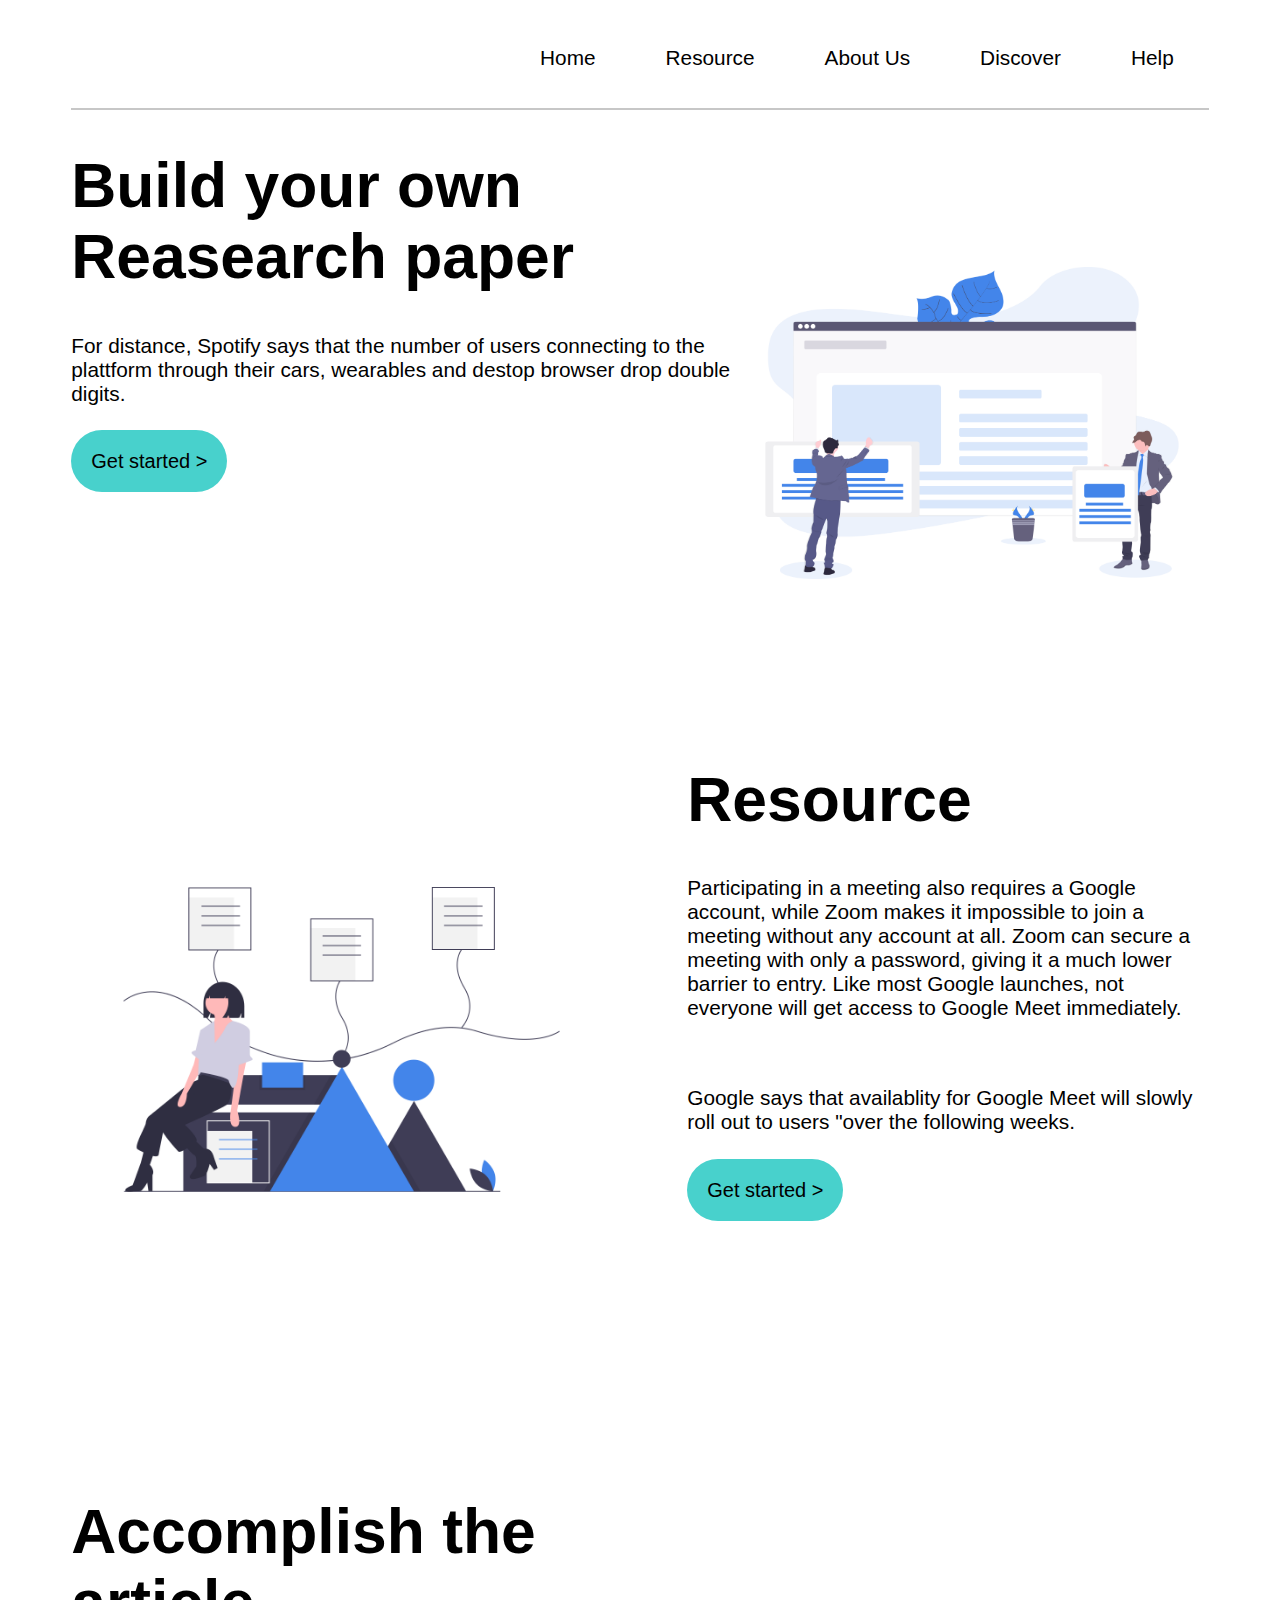
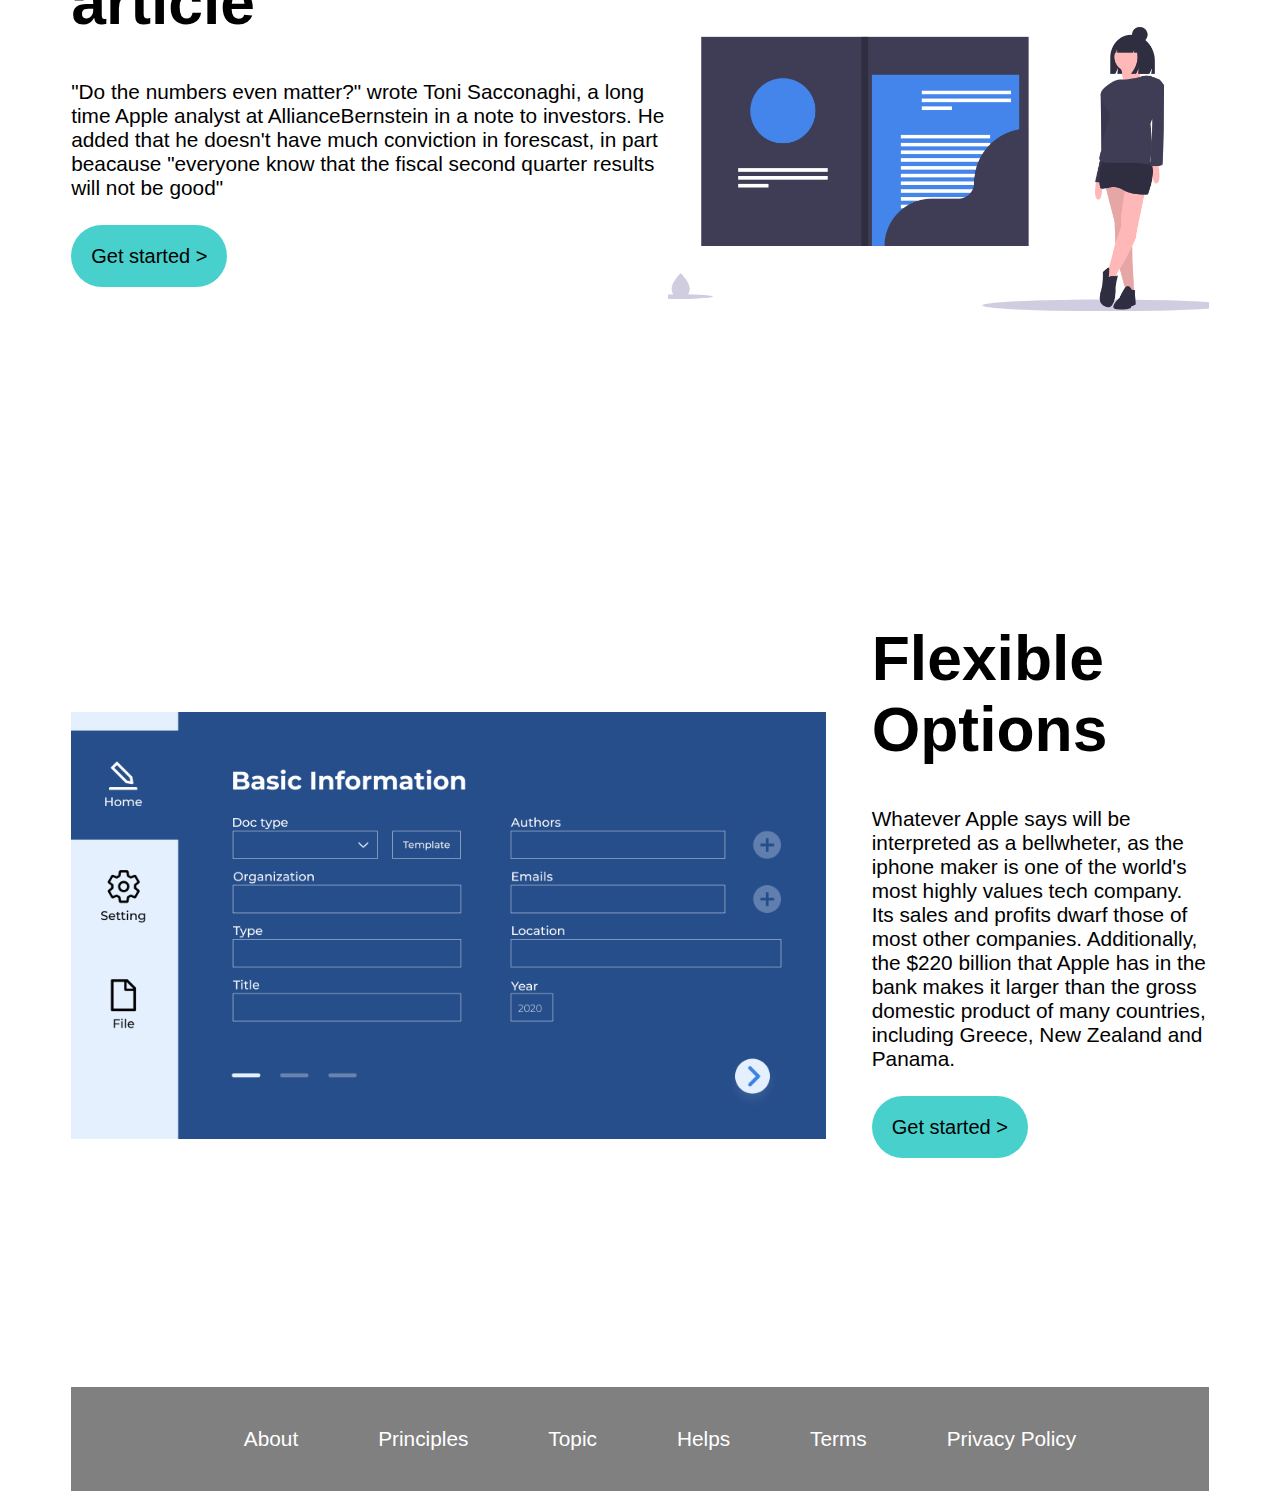
<file: index.html>
<head>
<meta charset="utf-8">
<link rel="stylesheet" href="./index.css" />
</head>

<body>
  <div id="main">
 <!--Header-->
	<header id="header">
    	<nav id="nav-bar">
    		<ul id='flex-bar'>
    			<li><a class="nav-link" href="./index.html">Home</a></li>
    			<li><a class="nav-link" href="./sections.html">Resource</a></li>
    			<li><a class="nav-link" href="./aboutus.html">About Us</a></li>
    			<li><a class="nav-link" href="./discover.html">Discover</a></li>
    			<li><a class="nav-link" href="./help.html">Help</a></li>
    		</ul>
        </nav>
    </header>
<!--Head-->
<div class="container" id="cont-head">
	<div>
       <h1>Build your own Reasearch paper</h1>
       <p>For distance, Spotify says that the number of users connecting to the plattform through their cars, wearables and destop browser drop double digits. </p><br>
       <a href="./resource" class="btn-started">Get started ></a>
    </div>
       <div id='main-img'>
       <img src="./undraw_content_vbqo.png">
      </div>
</div>

<!-- page2 -->
<div class="page2">
	<div class="page2-left">
		<img src="./undraw_file_manager_j85s.png">
	</div>
	<div class="page2-right">
		<h1>Resource</h1>
		<p>Participating in a meeting also requires a Google account, while Zoom makes it impossible to join a meeting without any account at all. Zoom can secure a meeting with only a password, giving it a much lower barrier to entry. Like most Google launches, not everyone will get access to Google Meet immediately.</p>
		<br>
		<p>Google says that availablity for Google Meet will slowly roll out to users "over the following weeks.</p> 
		<br>
		<a href="#" class="btn-started">Get started ></a>
	</div>
</div>

<!-- page3 -->

<div class="page3">
	<div class="page3-left">
		<h1>Accomplish the article</h1>
		<p>"Do the numbers even matter?" wrote Toni Sacconaghi, a long time Apple analyst at AllianceBernstein in a note to investors. He added that he doesn't have much conviction in forescast, in part beacause "everyone know that the fiscal second quarter results will not be good" </p>
		<br>
		<a href="#" class="btn-started">Get started ></a>
	</div>
	<div class="page3-right">
		<img src="./undraw_personal_file_222m.png">
	</div>
</div>

<!-- page4 -->

<div class="page4">
	<div class="page4-left">
		<img src="./Frame 1.png">
	</div>
	<div class="page4-right">
		<h1>Flexible Options</h1>
		<p>Whatever Apple says will be interpreted as a bellwheter, as the iphone maker is one of the world's most highly values tech company. Its sales and profits dwarf those of most other companies. Additionally, the $220 billion that Apple has in the bank makes it larger than the gross domestic product of many countries, including Greece, New Zealand and Panama.</p>
		<br>
		<a href="#" class="btn-started">Get started ></a>
	</div>
</div>


<!-- footer -->

<div class="footer">
	<ul>
		<li>About</li>
		<li>Principles</li>
		<li>Topic</li>
		<li>Helps</li>
		<li>Terms</li>
		<li>Privacy Policy</li>
	</ul>
</div>
</file>
<file: index.css>
body {
    font-family: sans-serif;
    font-size: 1.3em;
}
/* main */
p {
    font-weight: 100;
}

ul {
    top: 0;
    left: 0;
    right: 0;
    list-style-type: none;
}

header a:hover {
    border-top: 3px solid cornflowerblue;
}

header a {
    text-decoration: none;
    color: black;
}

h1 {
    color: black;
    font-size: 300%;
}

h5{
	color: black;
}

#header {
    height: 100px;
    width: 100%;
    display: flex;
    justify-content: flex-end;
    align-items: center;
    position: sticky;
    top: 0;
    background: white;
    z-index: 3;
    border-bottom: 1px #eee;
    box-shadow: 0 0px 0px rgba(0,0,0,0.30), 0 2px 0px rgba(0,0,0,0.22);
}
#flex-bar {
    display: flex;
    flex-direction: row;
    margin-left: 0;
    padding-left: 0;
}
#flex-bar li a {
	font-weight: 5px;
    padding: 35px;
    background-color: white;
}
#main {
    width: 90%;
    margin: 0 auto;
}

/* head */

.container {
    padding-bottom: 10%;
}


#cont-head {
    min-height: 500px;
    display: flex;
    flex-direction: row;
    border-top: 5px #eee;
}

#main-img {
    width: 85%;
    flex-basis: 85%;
    max-height: 70vh;
    background-repeat: no-repeat;
    margin-top: 130px;
    margin-right: auto;
    margin-left: auto;
}

#main-img img {
    object-fit: cover;
    width: 100%;
    max-width: 130%;
    height: 100%;
}
.btn-started {
	color: black;
	font-weight: 50px;
  	font-size: 20px;
  	padding: 20px;
  	background-color: 	#48D1CC;
  	border-radius: 50px/50px;
  	text-decoration: none;
  	cursor: pointer;
}

/* page2 */
.page2{
	padding-bottom: 20%;
	min-height: 500px;
    display: flex;
    flex-direction: row;
    border-top: 5px #eee;
}

.page2-left {
	width: 200%;
    flex-basis: 200%;
    background-repeat: no-repeat;
    margin-top: 130px;
    margin-right: auto;
    margin-left: auto;
}

.page2-left img{
	object-fit: cover;
    width: 220%;
    max-width: 130%;
    height: 100%;
}

.page2-right{
	padding-left: 200px;
}

/* page3 */

.page3{
	padding-bottom: 20%;
	min-height: 500px;
    display: flex;
    flex-direction: row;
    border-top: 5px #eee;
}


.page3-right {
	width: 200%;
    flex-basis: 200%;
    background-repeat: no-repeat;
    margin-top: 130px;
    margin-right: auto;
    margin-left: auto;
}

.page3-right img{
	object-fit: cover;
    width: 100%;
    max-width: 130%;
    height: 100%;
}

/* page4 */

.page4{
	padding-bottom: 20%;
	min-height: 500px;
    display: flex;
    flex-direction: row;
    border-top: 5px #eee;
}

.page4-left {
	width: 500%;
    flex-basis: 500%;
    background-repeat: no-repeat;
    margin-top: 130px;
    margin-right: auto;
    margin-left: auto;
}

.page4-left img{
	object-fit: cover;
    width: 500%;
    max-width: 130%;
    height: 100%;
}

.page4-right{
	padding-left: 220px;
}

/* footer */

.footer{
	background-color: gray;
}

.footer ul{
	color: white;
	display: flex;
    flex-direction: row;
    justify-content: center;
}

.footer li{
	padding: 40px;
}
</file>
